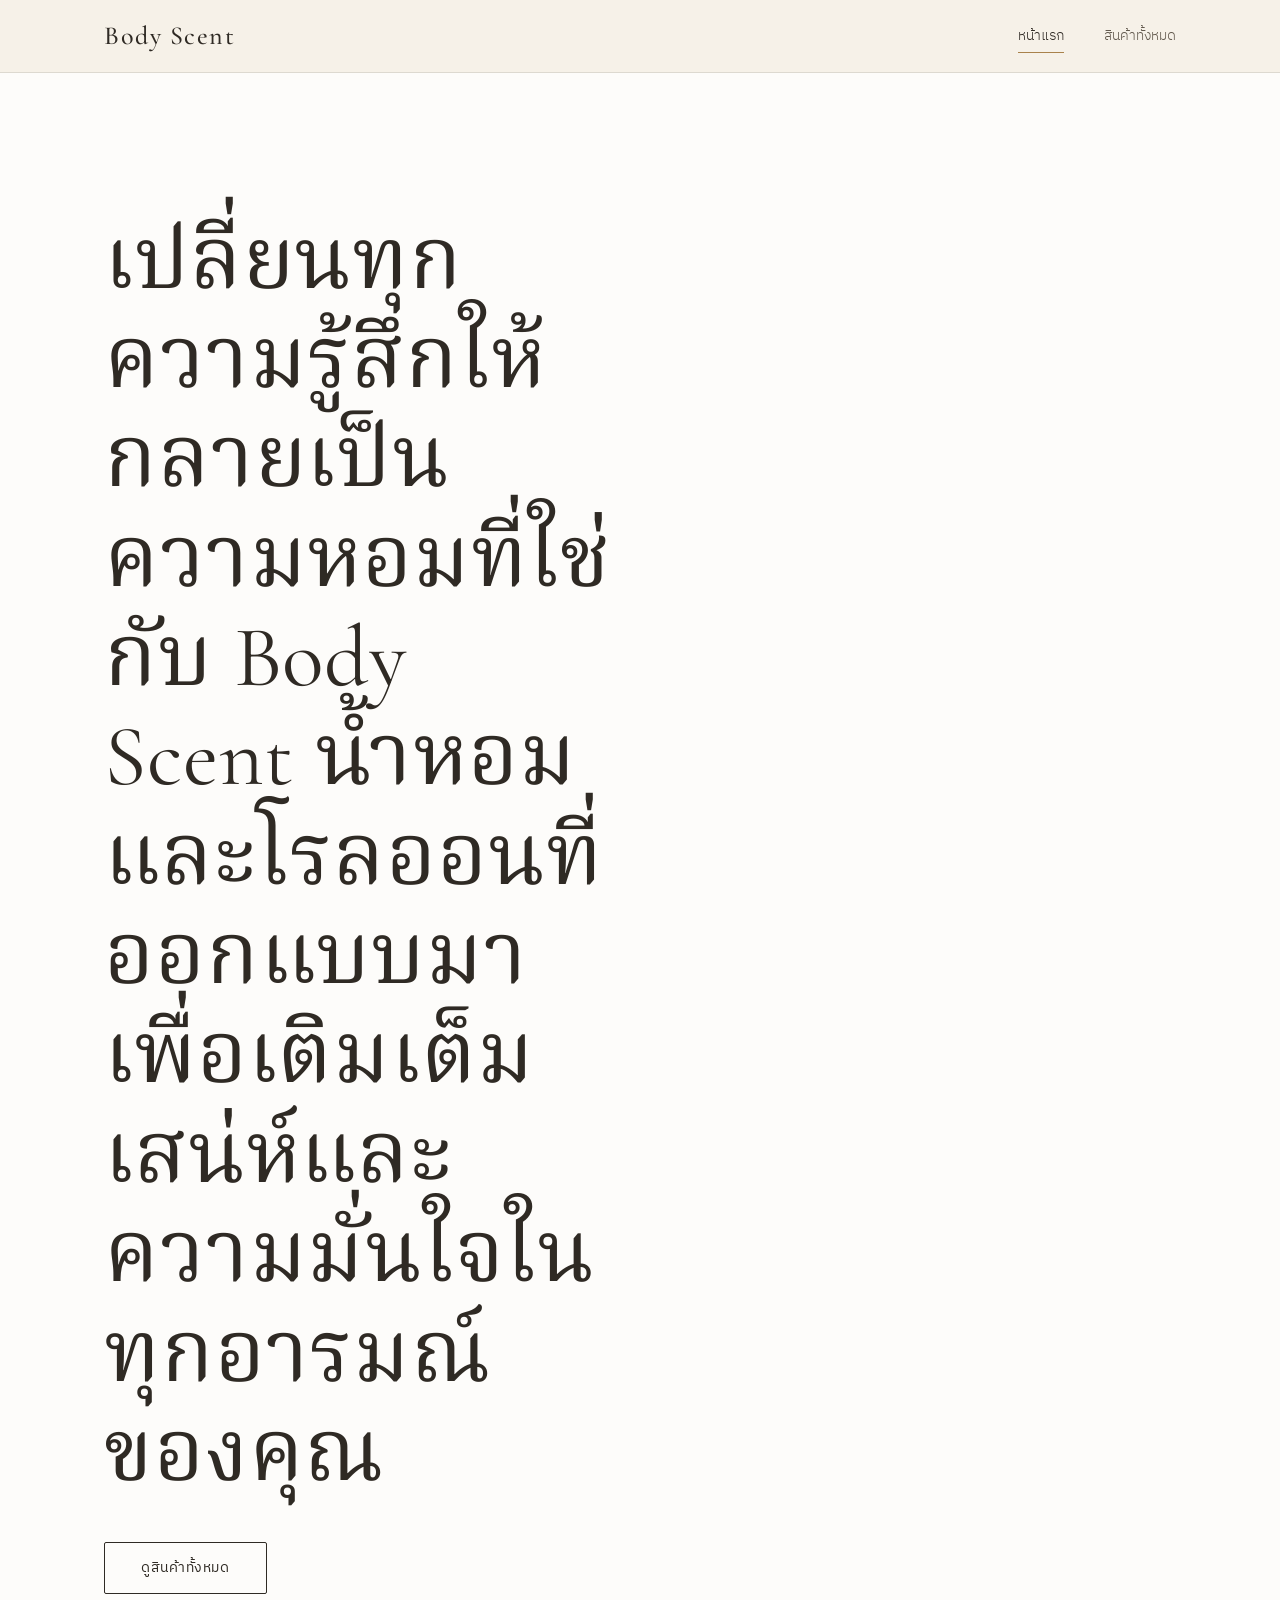
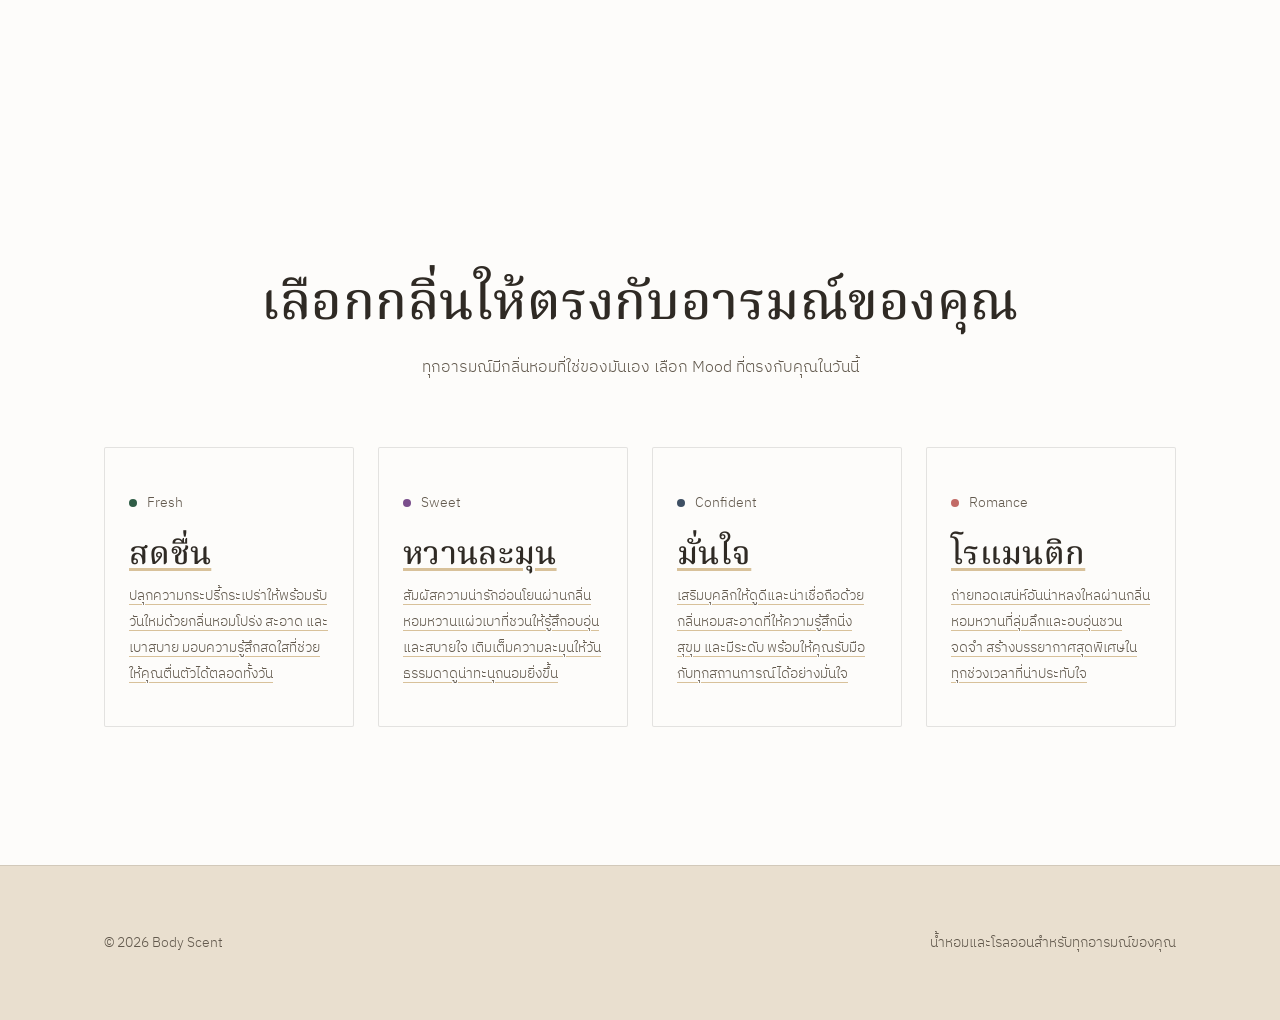
<file: index.html>
<!DOCTYPE html>
<html lang="th">
<head>
<meta charset="UTF-8">
<meta name="viewport" content="width=device-width, initial-scale=1.0">
<title>Body Scent — น้ำหอมและโรลออนสำหรับทุกอารมณ์ของคุณ</title>
<link rel="stylesheet" href="style.css">
</head>
<body>

<header class="site-header">
  <div class="container site-header__inner">
    <a class="brand" href="index.html">Body Scent</a>
    <nav class="site-nav">
      <a href="index.html" aria-current="page">หน้าแรก</a>
      <a href="product.html">สินค้าทั้งหมด</a>
    </nav>
  </div>
</header>

<section class="hero">
  <div class="container hero__inner">
    <div>
      <h1>เปลี่ยนทุกความรู้สึกให้กลายเป็นความหอมที่ใช่ กับ Body Scent น้ำหอมและโรลออนที่ออกแบบมาเพื่อเติมเต็มเสน่ห์และความมั่นใจในทุกอารมณ์ของคุณ</h1>
      <div class="hero__actions">
        <a class="btn" href="product.html">ดูสินค้าทั้งหมด</a>
      </div>
    </div>
  </div>
</section>

<section class="section section--white">
  <div class="container">
    <div class="section-head section-head--center">
      <h2>เลือกกลิ่นให้ตรงกับอารมณ์ของคุณ</h2>
      <p>ทุกอารมณ์มีกลิ่นหอมที่ใช่ของมันเอง เลือก Mood ที่ตรงกับคุณในวันนี้</p>
    </div>

    <div class="mood-grid">
      <a class="mood-card" data-mood="fresh" href="product.html?mood=fresh">
        <span class="mood-label"><span class="mood-dot"></span>Fresh</span>
        <h3>สดชื่น</h3>
        <p>ปลุกความกระปรี้กระเปร่าให้พร้อมรับวันใหม่ด้วยกลิ่นหอมโปร่ง สะอาด และเบาสบาย มอบความรู้สึกสดใสที่ช่วยให้คุณตื่นตัวได้ตลอดทั้งวัน</p>
      </a>
      <a class="mood-card" data-mood="sweet" href="product.html?mood=sweet">
        <span class="mood-label"><span class="mood-dot"></span>Sweet</span>
        <h3>หวานละมุน</h3>
        <p>สัมผัสความน่ารักอ่อนโยนผ่านกลิ่นหอมหวานแผ่วเบาที่ชวนให้รู้สึกอบอุ่นและสบายใจ เติมเต็มความละมุนให้วันธรรมดาดูน่าทะนุถนอมยิ่งขึ้น</p>
      </a>
      <a class="mood-card" data-mood="confident" href="product.html?mood=confident">
        <span class="mood-label"><span class="mood-dot"></span>Confident</span>
        <h3>มั่นใจ</h3>
        <p>เสริมบุคลิกให้ดูดีและน่าเชื่อถือด้วยกลิ่นหอมสะอาดที่ให้ความรู้สึกนิ่ง สุขุม และมีระดับ พร้อมให้คุณรับมือกับทุกสถานการณ์ได้อย่างมั่นใจ</p>
      </a>
      <a class="mood-card" data-mood="romance" href="product.html?mood=romance">
        <span class="mood-label"><span class="mood-dot"></span>Romance</span>
        <h3>โรแมนติก</h3>
        <p>ถ่ายทอดเสน่ห์อันน่าหลงใหลผ่านกลิ่นหอมหวานที่ลุ่มลึกและอบอุ่นชวนจดจำ สร้างบรรยากาศสุดพิเศษในทุกช่วงเวลาที่น่าประทับใจ</p>
      </a>
    </div>
  </div>
</section>

<footer class="site-footer">
  <div class="container site-footer__inner">
    <p>&copy; 2026 Body Scent</p>
    <p>น้ำหอมและโรลออนสำหรับทุกอารมณ์ของคุณ</p>
  </div>
</footer>

<script src="script.js"></script>
</body>
</html>
</file>
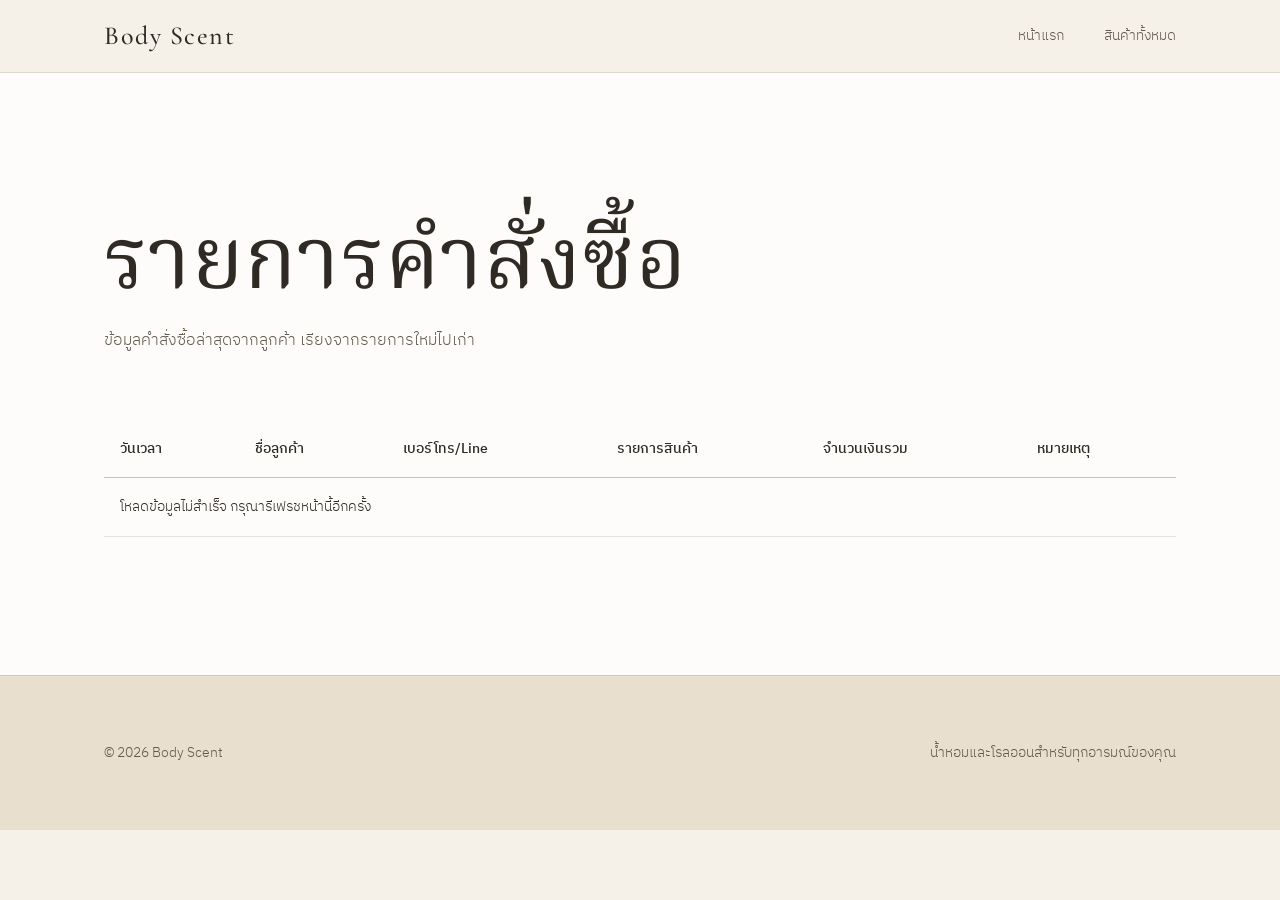
<file: admin.html>
<!DOCTYPE html>
<html lang="th">
<head>
<meta charset="UTF-8">
<meta name="viewport" content="width=device-width, initial-scale=1.0">
<title>รายการคำสั่งซื้อ — Body Scent</title>
<link rel="stylesheet" href="style.css">
<style>
  .table-wrap { overflow-x: auto; }
  table.orders-table { width: 100%; border-collapse: collapse; min-width: 48rem; }
  table.orders-table th,
  table.orders-table td {
    padding: var(--space-2) var(--space-2);
    border-bottom: 1px solid var(--line-soft);
    text-align: left;
    font-size: var(--text-sm);
    vertical-align: top;
  }
  table.orders-table thead th {
    font-family: var(--font-body);
    font-weight: 500;
    color: var(--ink);
    border-bottom: 1px solid var(--line);
    white-space: nowrap;
  }
  table.orders-table tbody tr:hover { background: var(--white); }
</style>
</head>
<body>

<header class="site-header">
  <div class="container site-header__inner">
    <a class="brand" href="index.html">Body Scent</a>
    <nav class="site-nav">
      <a href="index.html">หน้าแรก</a>
      <a href="product.html">สินค้าทั้งหมด</a>
    </nav>
  </div>
</header>

<section class="section section--white">
  <div class="container">
    <div class="section-head">
      <h1>รายการคำสั่งซื้อ</h1>
      <p>ข้อมูลคำสั่งซื้อล่าสุดจากลูกค้า เรียงจากรายการใหม่ไปเก่า</p>
    </div>

    <div class="table-wrap">
      <table id="ordersTable" class="orders-table">
        <thead>
          <tr>
            <th>วันเวลา</th>
            <th>ชื่อลูกค้า</th>
            <th>เบอร์โทร/Line</th>
            <th>รายการสินค้า</th>
            <th>จำนวนเงินรวม</th>
            <th>หมายเหตุ</th>
          </tr>
        </thead>
        <tbody>
        </tbody>
      </table>
    </div>
  </div>
</section>

<footer class="site-footer">
  <div class="container site-footer__inner">
    <p>&copy; 2026 Body Scent</p>
    <p>น้ำหอมและโรลออนสำหรับทุกอารมณ์ของคุณ</p>
  </div>
</footer>

<script src="script.js"></script>
</body>
</html>
</file>
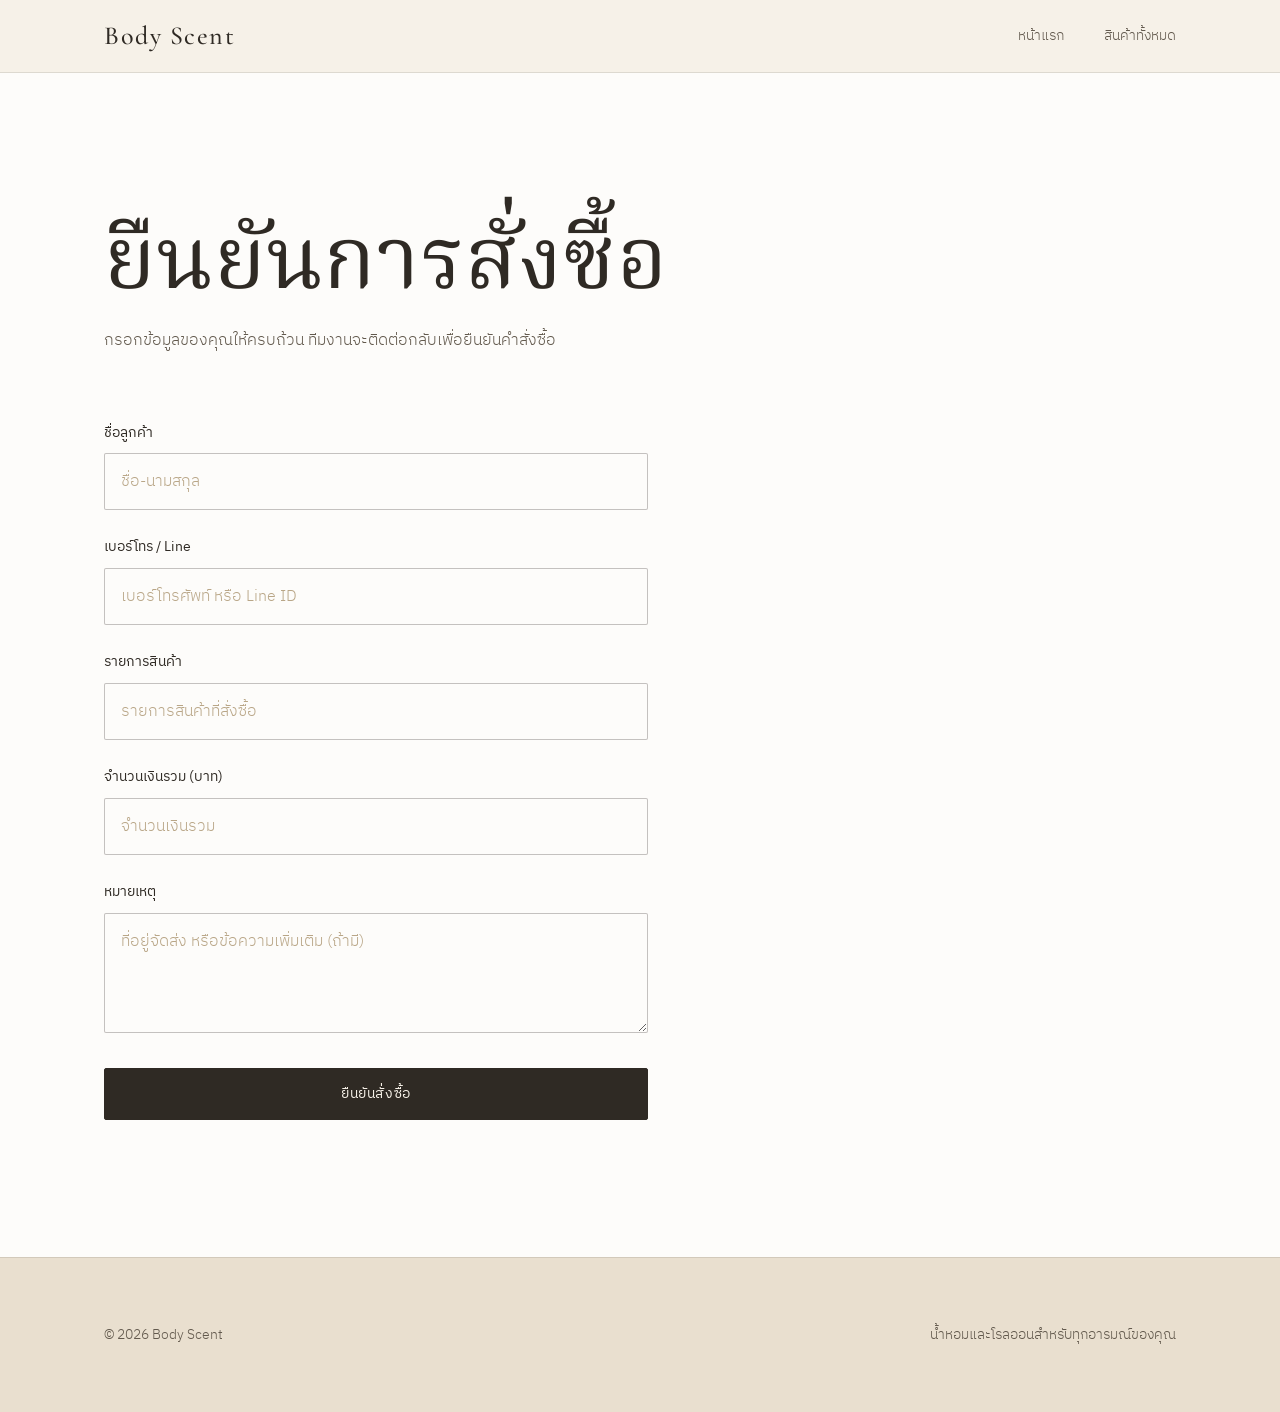
<file: order.html>
<!DOCTYPE html>
<html lang="th">
<head>
<meta charset="UTF-8">
<meta name="viewport" content="width=device-width, initial-scale=1.0">
<title>สั่งซื้อ — Body Scent</title>
<link rel="stylesheet" href="style.css">
</head>
<body>

<header class="site-header">
  <div class="container site-header__inner">
    <a class="brand" href="index.html">Body Scent</a>
    <nav class="site-nav">
      <a href="index.html">หน้าแรก</a>
      <a href="product.html">สินค้าทั้งหมด</a>
    </nav>
  </div>
</header>

<section class="section section--white">
  <div class="container">
    <div class="section-head">
      <h1>ยืนยันการสั่งซื้อ</h1>
      <p>กรอกข้อมูลของคุณให้ครบถ้วน ทีมงานจะติดต่อกลับเพื่อยืนยันคำสั่งซื้อ</p>
    </div>

    <form id="orderForm" class="form" novalidate>
      <div class="field">
        <label for="customerName">ชื่อลูกค้า</label>
        <input class="input" type="text" id="customerName" name="customerName" placeholder="ชื่อ-นามสกุล" required>
      </div>

      <div class="field">
        <label for="contact">เบอร์โทร / Line</label>
        <input class="input" type="text" id="contact" name="contact" placeholder="เบอร์โทรศัพท์ หรือ Line ID" required>
      </div>

      <div class="field">
        <label for="items">รายการสินค้า</label>
        <input class="input" type="text" id="items" name="items" placeholder="รายการสินค้าที่สั่งซื้อ" required>
      </div>

      <div class="field">
        <label for="total">จำนวนเงินรวม (บาท)</label>
        <input class="input" type="text" id="total" name="total" placeholder="จำนวนเงินรวม" required>
      </div>

      <div class="field">
        <label for="note">หมายเหตุ</label>
        <textarea class="textarea" id="note" name="note" placeholder="ที่อยู่จัดส่ง หรือข้อความเพิ่มเติม (ถ้ามี)"></textarea>
      </div>

      <button class="btn btn--solid btn--block" type="submit">ยืนยันสั่งซื้อ</button>
    </form>
  </div>
</section>

<footer class="site-footer">
  <div class="container site-footer__inner">
    <p>&copy; 2026 Body Scent</p>
    <p>น้ำหอมและโรลออนสำหรับทุกอารมณ์ของคุณ</p>
  </div>
</footer>

<script src="script.js"></script>
</body>
</html>
</file>
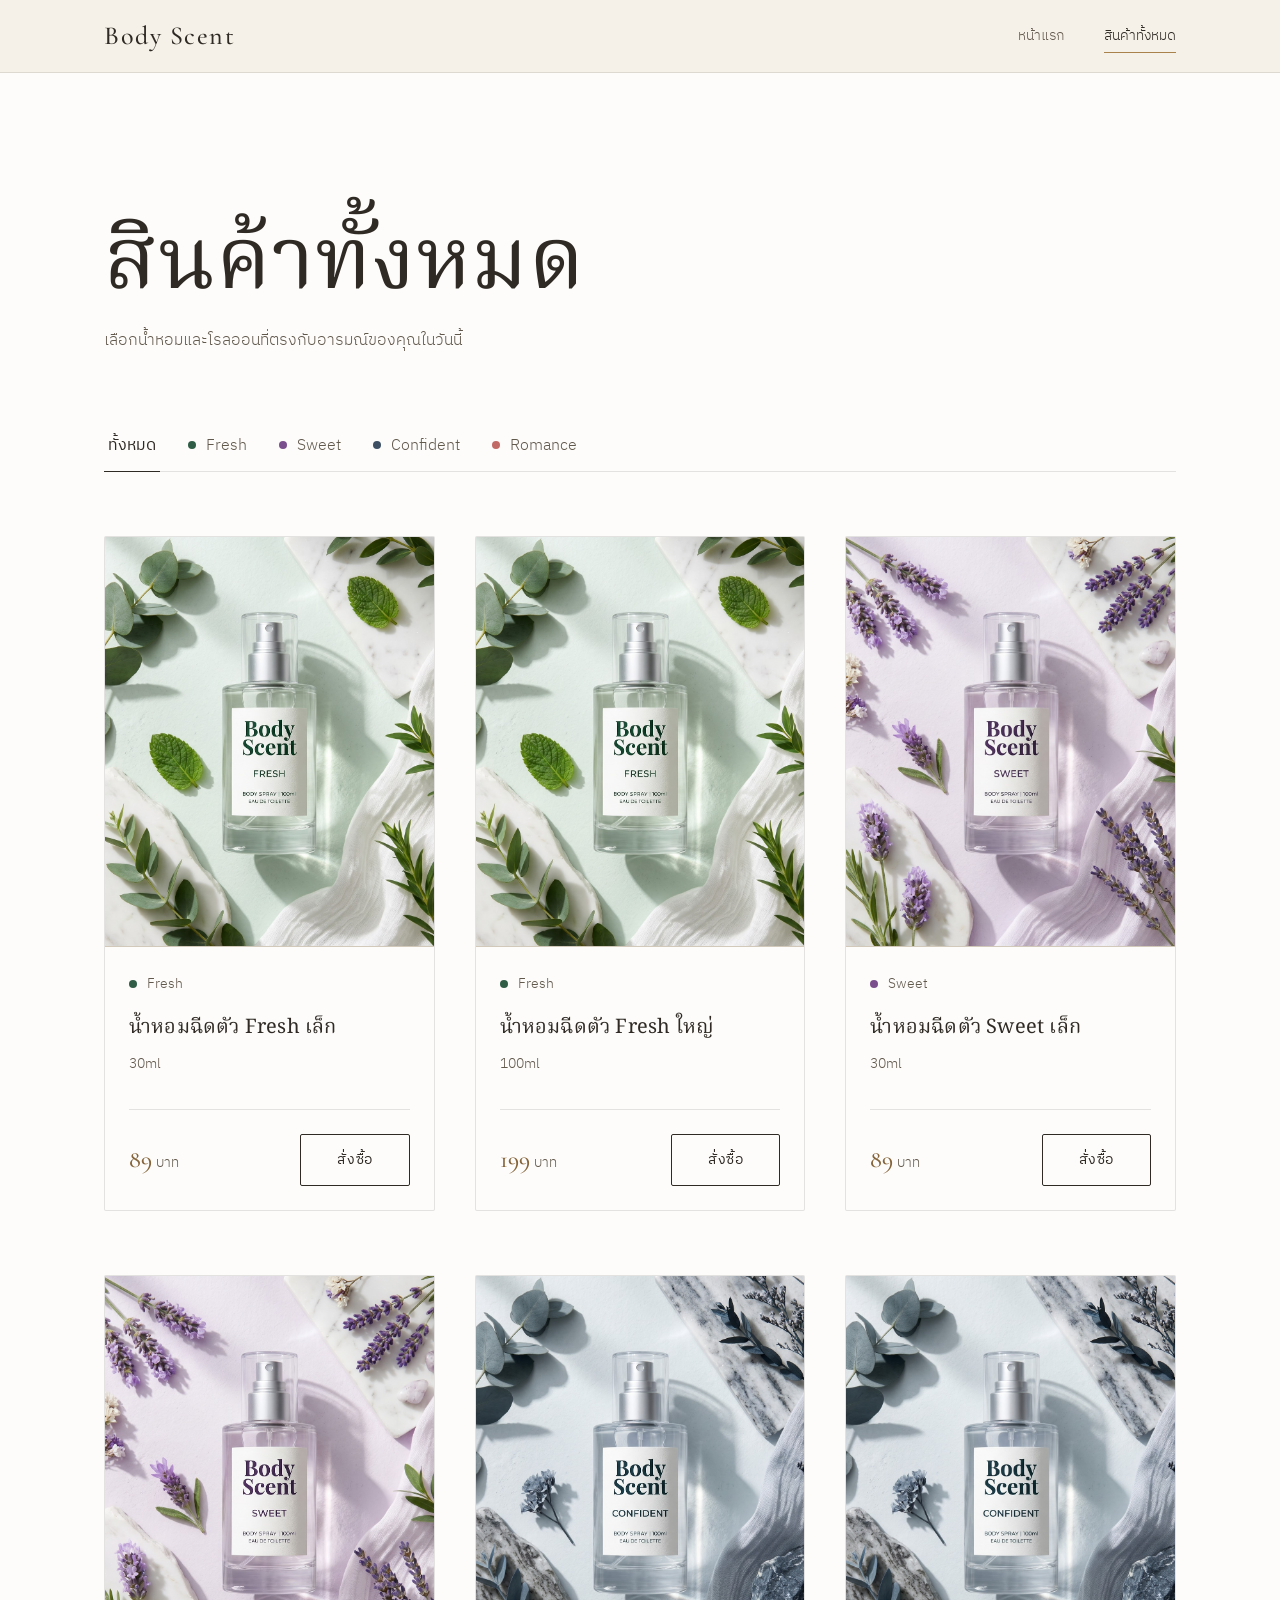
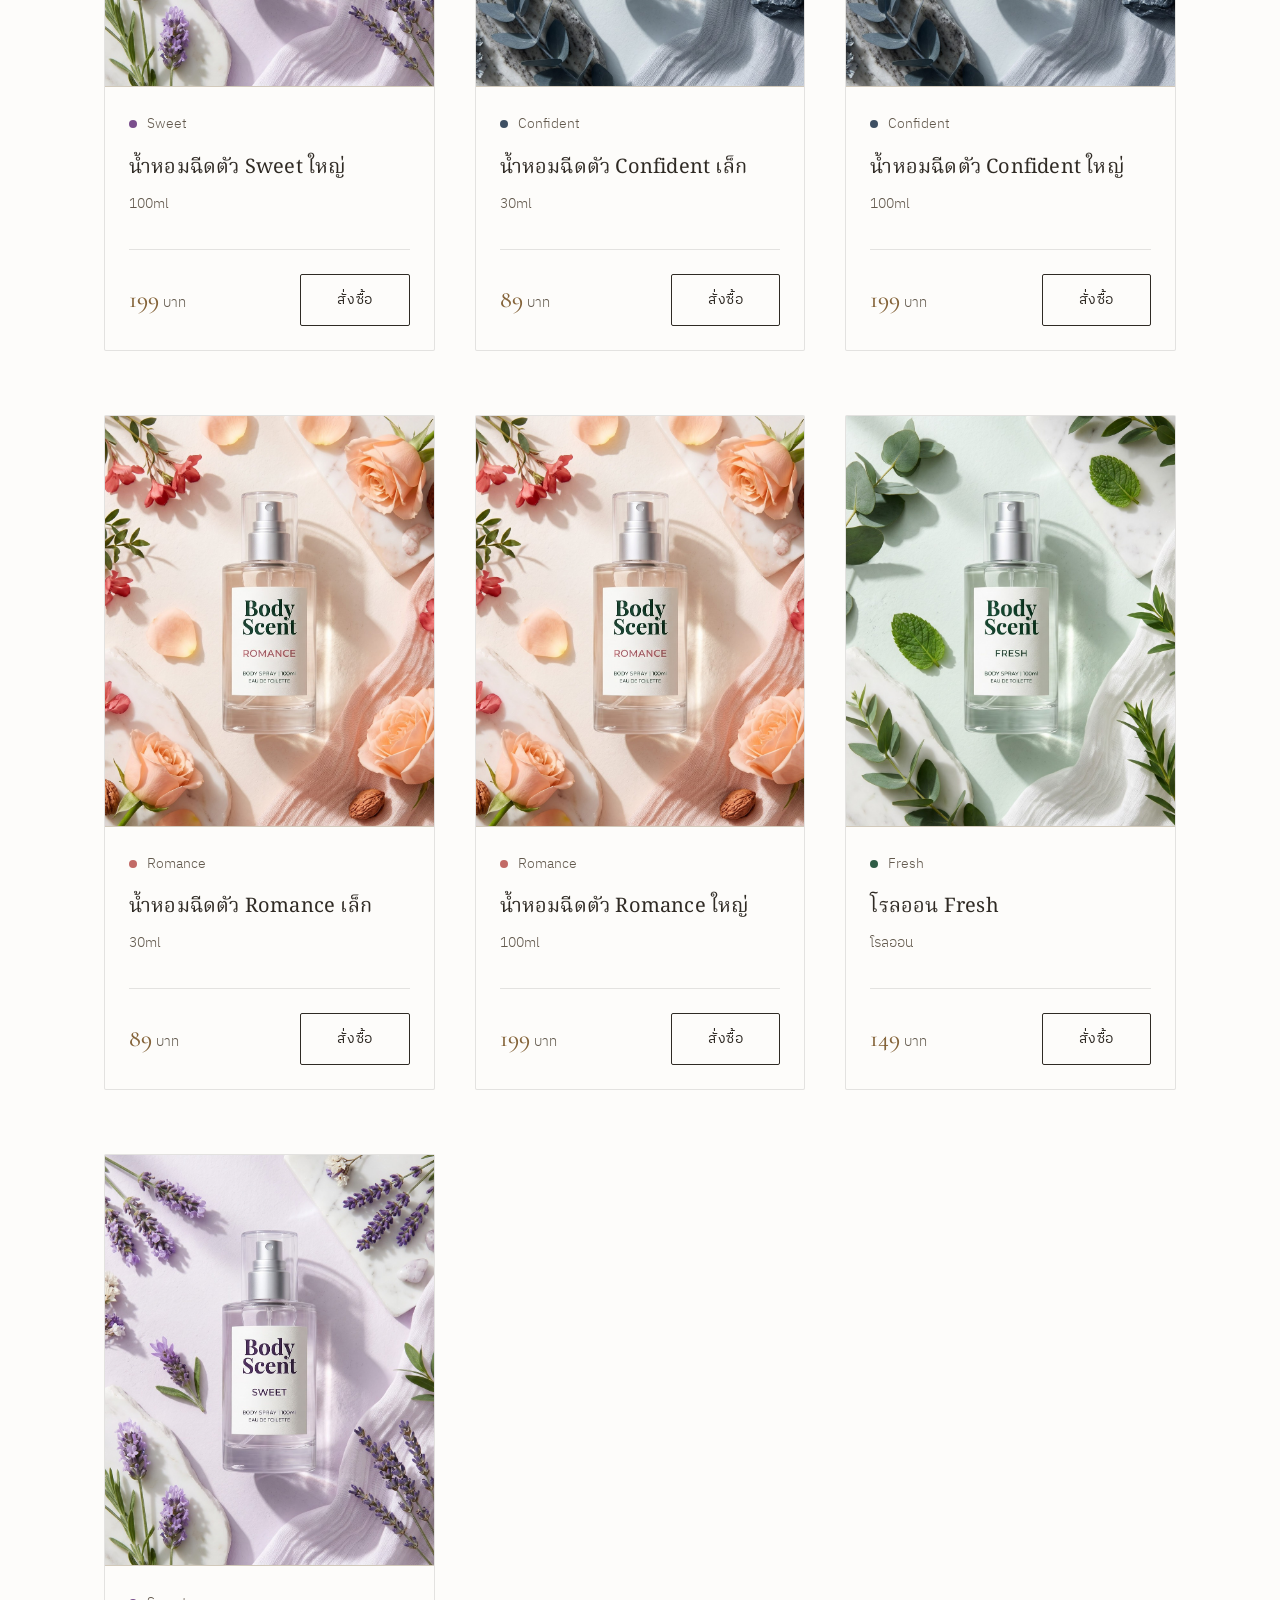
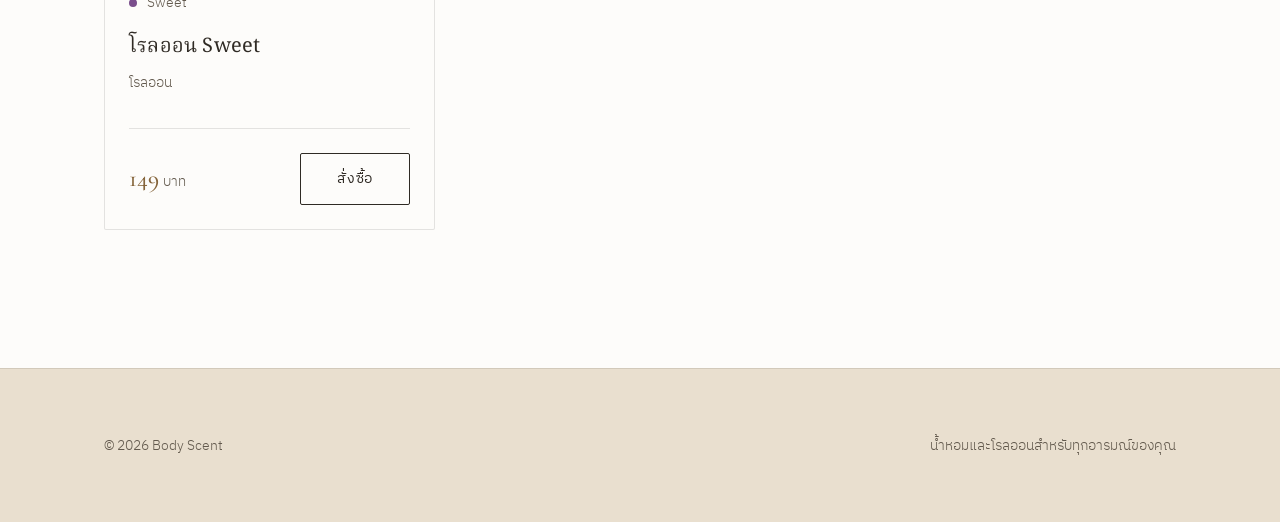
<file: product.html>
<!DOCTYPE html>
<html lang="th">
<head>
<meta charset="UTF-8">
<meta name="viewport" content="width=device-width, initial-scale=1.0">
<title>สินค้าทั้งหมด — Body Scent</title>
<link rel="stylesheet" href="style.css">
</head>
<body>

<header class="site-header">
  <div class="container site-header__inner">
    <a class="brand" href="index.html">Body Scent</a>
    <nav class="site-nav">
      <a href="index.html">หน้าแรก</a>
      <a href="product.html" aria-current="page">สินค้าทั้งหมด</a>
    </nav>
  </div>
</header>

<section class="section section--white">
  <div class="container">
    <div class="section-head">
      <h1>สินค้าทั้งหมด</h1>
      <p>เลือกน้ำหอมและโรลออนที่ตรงกับอารมณ์ของคุณในวันนี้</p>
    </div>

    <div id="filter-bar"></div>
    <div id="product-list"></div>
  </div>
</section>

<footer class="site-footer">
  <div class="container site-footer__inner">
    <p>&copy; 2026 Body Scent</p>
    <p>น้ำหอมและโรลออนสำหรับทุกอารมณ์ของคุณ</p>
  </div>
</footer>

<script src="script.js"></script>
</body>
</html>
</file>
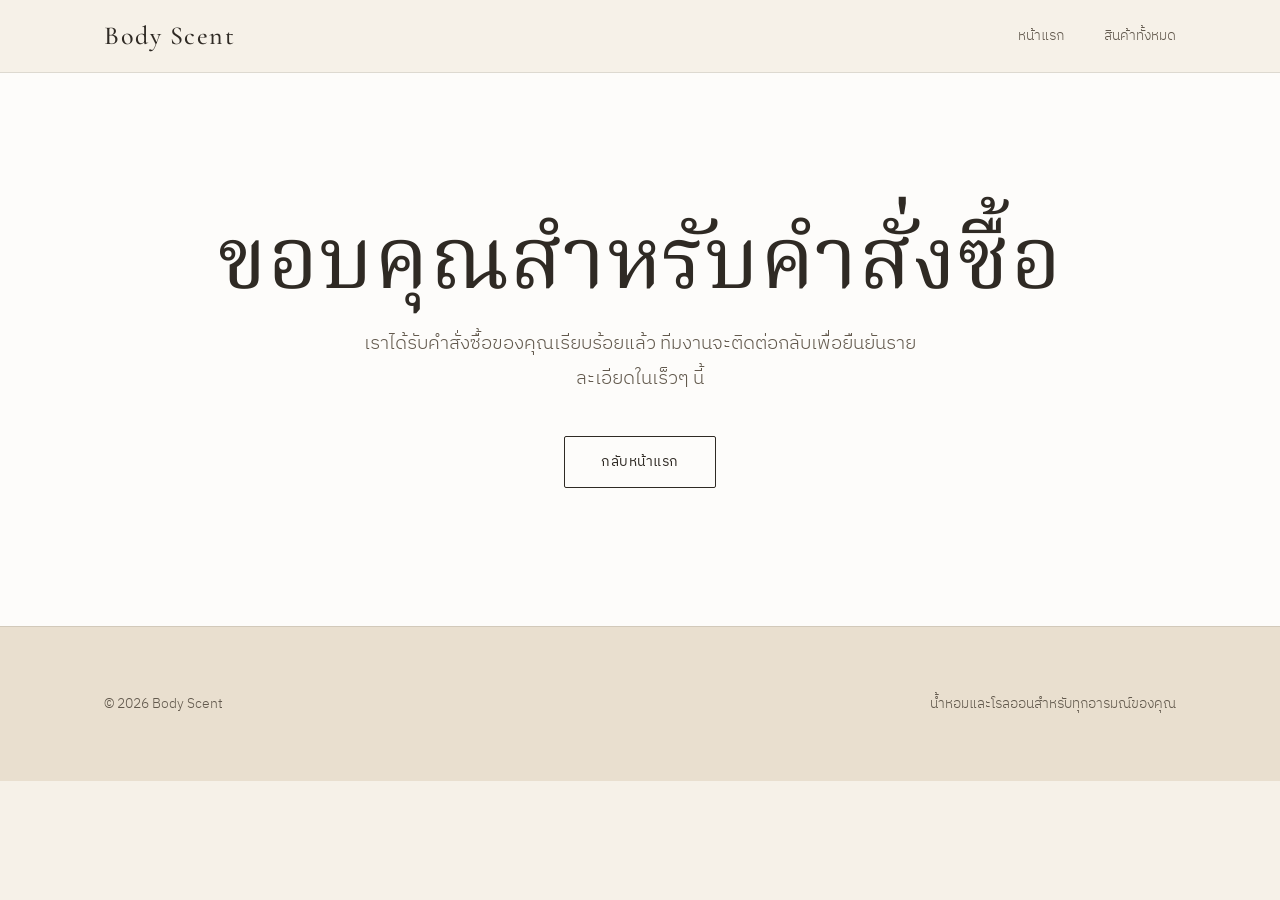
<file: thankyou.html>
<!DOCTYPE html>
<html lang="th">
<head>
<meta charset="UTF-8">
<meta name="viewport" content="width=device-width, initial-scale=1.0">
<title>ขอบคุณสำหรับคำสั่งซื้อ — Body Scent</title>
<link rel="stylesheet" href="style.css">
</head>
<body>

<header class="site-header">
  <div class="container site-header__inner">
    <a class="brand" href="index.html">Body Scent</a>
    <nav class="site-nav">
      <a href="index.html">หน้าแรก</a>
      <a href="product.html">สินค้าทั้งหมด</a>
    </nav>
  </div>
</header>

<section class="hero">
  <div class="container text-center">
    <h1>ขอบคุณสำหรับคำสั่งซื้อ</h1>
    <p style="margin-inline:auto;">เราได้รับคำสั่งซื้อของคุณเรียบร้อยแล้ว ทีมงานจะติดต่อกลับเพื่อยืนยันรายละเอียดในเร็วๆ นี้</p>
    <div class="hero__actions" style="justify-content:center;">
      <a class="btn" href="index.html">กลับหน้าแรก</a>
    </div>
  </div>
</section>

<footer class="site-footer">
  <div class="container site-footer__inner">
    <p>&copy; 2026 Body Scent</p>
    <p>น้ำหอมและโรลออนสำหรับทุกอารมณ์ของคุณ</p>
  </div>
</footer>

<script src="script.js"></script>
</body>
</html>
</file>
<file: style.css>
/* ==========================================================================
   Body Scent — shared theme (premium, minimal)
   Use on every page. Class names are documented in the section comments.
   ========================================================================== */

@import url("https://fonts.googleapis.com/css2?family=Cormorant+Garamond:wght@400;500;600&family=IBM+Plex+Sans+Thai:wght@300;400;500&family=Noto+Serif+Thai:wght@300;400;500&display=swap");

/* --------------------------------------------------------------------------
   1. Tokens
   -------------------------------------------------------------------------- */
:root {
  /* Base palette */
  --white: #fdfcfa;
  --cream: #f6f1e8;
  --sand: #e9dfcf;
  --beige-deep: #b9a687;
  --ink: #2f2a24;
  --ink-soft: #62594d;

  /* Accent: soft gold / bronze */
  --accent: #a9824b;
  --accent-deep: #85643a; /* for text on light backgrounds */
  --accent-soft: #d8c19a;

  /* Lines */
  --line: rgba(47, 42, 36, 0.28);
  --line-soft: rgba(47, 42, 36, 0.12);

  /* Mood colors: tiny accents only (dots, short rules, icons) */
  --mood-fresh: #2f5d46;
  --mood-sweet: #7a4e8c;
  --mood-confident: #3e4f63;
  --mood-romance: #c26a66;

  /* Type */
  --font-display: "Cormorant Garamond", "Noto Serif Thai", Georgia, serif;
  --font-serif-th: "Noto Serif Thai", "Cormorant Garamond", Georgia, serif;
  --font-body: "IBM Plex Sans Thai", "Helvetica Neue", Arial, sans-serif;

  /* Type scale */
  --text-sm: 0.875rem;
  --text-base: 1rem;
  --text-lg: 1.1875rem;
  --text-xl: clamp(1.5rem, 1.2rem + 1.2vw, 2rem);
  --text-2xl: clamp(2rem, 1.5rem + 2.2vw, 3.25rem);
  --text-hero: clamp(2.75rem, 1.8rem + 4.5vw, 5.5rem);

  /* Spacing (generous) */
  --space-1: 0.5rem;
  --space-2: 1rem;
  --space-3: 1.5rem;
  --space-4: 2.5rem;
  --space-5: 4rem;
  --space-6: clamp(4.5rem, 3rem + 7vw, 9rem);

  --container: 72rem;
  --radius: 2px;
  --ease: cubic-bezier(0.25, 0.1, 0.25, 1);
}

/* --------------------------------------------------------------------------
   2. Reset & base
   -------------------------------------------------------------------------- */
*,
*::before,
*::after {
  box-sizing: border-box;
}

html {
  scroll-behavior: smooth;
  -webkit-text-size-adjust: 100%;
}

body {
  margin: 0;
  background: var(--cream);
  color: var(--ink);
  font-family: var(--font-body);
  font-size: var(--text-base);
  font-weight: 300;
  line-height: 1.85;
  -webkit-font-smoothing: antialiased;
}

img {
  display: block;
  max-width: 100%;
  height: auto;
}

a {
  color: inherit;
  text-decoration-color: var(--accent-soft);
  text-underline-offset: 0.25em;
  transition: color 0.3s var(--ease), text-decoration-color 0.3s var(--ease);
}

a:hover {
  color: var(--accent-deep);
  text-decoration-color: var(--accent);
}

h1,
h2,
h3,
h4 {
  margin: 0 0 var(--space-2);
  font-family: var(--font-display);
  font-weight: 500;
  line-height: 1.3;
  letter-spacing: 0.01em;
  color: var(--ink);
}

h1 {
  font-size: var(--text-hero);
  line-height: 1.15;
  font-weight: 400;
}

h2 {
  font-size: var(--text-2xl);
}

h3 {
  font-size: var(--text-xl);
}

p {
  margin: 0 0 var(--space-3);
  max-width: 38rem;
  color: var(--ink-soft);
}

:focus-visible {
  outline: 1px solid var(--accent-deep);
  outline-offset: 4px;
}

::selection {
  background: var(--accent-soft);
  color: var(--ink);
}

/* --------------------------------------------------------------------------
   3. Layout
   .container  centered content width
   .section    vertical rhythm between page sections
   .section--white / --sand   alternate backgrounds
   -------------------------------------------------------------------------- */
.container {
  width: 100%;
  max-width: var(--container);
  margin-inline: auto;
  padding-inline: var(--space-3);
}

.section {
  padding-block: var(--space-6);
}

.section--white {
  background: var(--white);
}

.section--sand {
  background: var(--sand);
}

.section-head {
  margin-bottom: var(--space-5);
}

.section-head--center {
  text-align: center;
}

.section-head--center p {
  margin-inline: auto;
}

.text-center {
  text-align: center;
}

/* --------------------------------------------------------------------------
   4. Header / navigation
   <header class="site-header"><div class="container site-header__inner">
     <a class="brand">Body Scent</a><nav class="site-nav"><a>…</a></nav>
   -------------------------------------------------------------------------- */
.site-header {
  position: sticky;
  top: 0;
  z-index: 50;
  background: rgba(246, 241, 232, 0.94);
  backdrop-filter: blur(6px);
  border-bottom: 1px solid var(--line-soft);
}

.site-header__inner {
  display: flex;
  align-items: center;
  justify-content: space-between;
  gap: var(--space-3);
  min-height: 4.5rem;
}

.brand {
  font-family: var(--font-display);
  font-size: 1.625rem;
  font-weight: 500;
  letter-spacing: 0.06em;
  text-decoration: none;
  color: var(--ink);
}

.site-nav {
  display: flex;
  flex-wrap: wrap;
  gap: var(--space-4);
}

.site-nav a {
  font-size: var(--text-sm);
  text-decoration: none;
  color: var(--ink-soft);
  padding-block: 0.25rem;
  border-bottom: 1px solid transparent;
}

.site-nav a:hover,
.site-nav a[aria-current="page"] {
  color: var(--ink);
  border-bottom-color: var(--accent);
}

/* --------------------------------------------------------------------------
   5. Hero
   -------------------------------------------------------------------------- */
.hero {
  padding-block: var(--space-6);
  background: var(--white);
}

.hero__inner {
  display: grid;
  gap: var(--space-5);
  align-items: center;
}

.hero p {
  font-size: var(--text-lg);
}

.hero__actions {
  display: flex;
  flex-wrap: wrap;
  gap: var(--space-2);
  margin-top: var(--space-4);
}

/* --------------------------------------------------------------------------
   6. Buttons — thin, soft-dark outline
   .btn           outline (default)
   .btn--solid    filled deep tone
   .btn--block    full width
   -------------------------------------------------------------------------- */
.btn {
  display: inline-flex;
  align-items: center;
  justify-content: center;
  min-height: 3.25rem;
  padding: 0.75rem 2.25rem;
  background: transparent;
  color: var(--ink);
  border: 1px solid var(--ink);
  border-radius: var(--radius);
  font-family: var(--font-body);
  font-size: var(--text-sm);
  font-weight: 400;
  letter-spacing: 0.04em;
  text-decoration: none;
  cursor: pointer;
  transition: background-color 0.3s var(--ease), color 0.3s var(--ease),
    border-color 0.3s var(--ease);
}

.btn:hover {
  background: var(--ink);
  color: var(--cream);
  border-color: var(--ink);
}

.btn--solid {
  background: var(--ink);
  color: var(--cream);
}

.btn--solid:hover {
  background: var(--accent-deep);
  border-color: var(--accent-deep);
  color: var(--white);
}

.btn--block {
  display: flex;
  width: 100%;
}

.btn:disabled {
  opacity: 0.45;
  cursor: not-allowed;
}

/* --------------------------------------------------------------------------
   7. Mood marks — color appears only as a small dot / short rule.
   Put data-mood="fresh|sweet|confident|romance" on any element, then:
   .mood-dot    small filled dot
   .mood-rule   short colored line (use under headings)
   .mood-label  dot + mood name, inline
   -------------------------------------------------------------------------- */
[data-mood="fresh"] {
  --mood: var(--mood-fresh);
}
[data-mood="sweet"] {
  --mood: var(--mood-sweet);
}
[data-mood="confident"] {
  --mood: var(--mood-confident);
}
[data-mood="romance"] {
  --mood: var(--mood-romance);
}

.mood-dot {
  display: inline-block;
  width: 0.5rem;
  height: 0.5rem;
  border-radius: 50%;
  background: var(--mood, var(--accent));
  flex: none;
}

.mood-rule {
  display: block;
  width: 2.5rem;
  height: 2px;
  margin-block: var(--space-2);
  background: var(--mood, var(--accent));
  border: 0;
}

.mood-label {
  display: inline-flex;
  align-items: center;
  gap: 0.625rem;
  font-size: var(--text-sm);
  color: var(--ink-soft);
}

/* --------------------------------------------------------------------------
   8. Mood filter (tabs)
   <div class="filter"><button class="filter__btn is-active" data-filter="all">
   -------------------------------------------------------------------------- */
.filter {
  display: flex;
  flex-wrap: wrap;
  gap: var(--space-1) var(--space-3);
  margin-bottom: var(--space-5);
  border-bottom: 1px solid var(--line-soft);
}

.filter__btn {
  display: inline-flex;
  align-items: center;
  gap: 0.625rem;
  padding: 0.75rem 0.25rem;
  background: none;
  border: 0;
  border-bottom: 1px solid transparent;
  margin-bottom: -1px;
  font-family: var(--font-body);
  font-size: var(--text-base);
  font-weight: 300;
  color: var(--ink-soft);
  cursor: pointer;
  transition: color 0.3s var(--ease), border-color 0.3s var(--ease);
}

.filter__btn:hover {
  color: var(--ink);
}

.filter__btn.is-active {
  color: var(--ink);
  font-weight: 400;
  border-bottom-color: var(--ink);
}

/* --------------------------------------------------------------------------
   9. Product grid & card
   <article class="product-card" data-mood="fresh">
     <div class="product-card__media"><img></div>
     <div class="product-card__body">
       <span class="mood-label"><i class="mood-dot"></i>Fresh</span>
       <h3 class="product-card__title">…</h3>
       <p class="product-card__desc">…</p>
       <div class="product-card__foot"><span class="price">89 บาท</span><button class="btn">…
   -------------------------------------------------------------------------- */
.product-grid {
  display: grid;
  grid-template-columns: repeat(auto-fill, minmax(16rem, 1fr));
  gap: var(--space-5) var(--space-4);
}

.product-card {
  display: flex;
  flex-direction: column;
  background: var(--white);
  border: 1px solid var(--line-soft);
  border-radius: var(--radius);
  transition: border-color 0.3s var(--ease);
}

.product-card:hover {
  border-color: var(--line);
}

.product-card__media {
  aspect-ratio: 4 / 5;
  overflow: hidden;
  background: var(--sand);
  border-bottom: 1px solid var(--line-soft);
}

.product-card__media img {
  width: 100%;
  height: 100%;
  object-fit: cover;
}

.product-card__body {
  display: flex;
  flex: 1;
  flex-direction: column;
  gap: var(--space-1);
  padding: var(--space-3);
}

.product-card__title {
  margin: var(--space-1) 0 0;
  font-family: var(--font-serif-th);
  font-size: 1.25rem;
  font-weight: 400;
  line-height: 1.5;
}

.product-card__meta {
  font-size: var(--text-sm);
  color: var(--ink-soft);
}

.product-card__desc {
  flex: 1;
  margin: 0;
  font-size: var(--text-sm);
  line-height: 1.8;
}

.product-card__foot {
  display: flex;
  align-items: center;
  justify-content: space-between;
  gap: var(--space-2);
  margin-top: var(--space-3);
  padding-top: var(--space-3);
  border-top: 1px solid var(--line-soft);
}

.price {
  font-family: var(--font-display);
  font-size: 1.5rem;
  font-weight: 500;
  color: var(--accent-deep);
}

.price small {
  margin-left: 0.25rem;
  font-family: var(--font-body);
  font-size: var(--text-sm);
  font-weight: 300;
  color: var(--ink-soft);
}

/* --------------------------------------------------------------------------
   10. Mood picker cards (quiz / choose-your-scent)
   .mood-card is a quiet outlined tile; color only via the small .mood-dot.
   -------------------------------------------------------------------------- */
.mood-grid {
  display: grid;
  grid-template-columns: repeat(auto-fit, minmax(13rem, 1fr));
  gap: var(--space-3);
}

.mood-card {
  padding: var(--space-4) var(--space-3);
  background: var(--white);
  border: 1px solid var(--line-soft);
  border-radius: var(--radius);
  text-align: left;
  font: inherit;
  color: inherit;
  cursor: pointer;
  transition: border-color 0.3s var(--ease);
}

.mood-card:hover,
.mood-card.is-selected {
  border-color: var(--ink);
}

.mood-card h3 {
  margin: var(--space-2) 0 var(--space-1);
}

.mood-card p {
  margin: 0;
  font-size: var(--text-sm);
}

/* --------------------------------------------------------------------------
   11. Forms (order page)
   <div class="field"><label>…</label><input class="input"></div>
   -------------------------------------------------------------------------- */
.form {
  max-width: 34rem;
}

.field {
  margin-bottom: var(--space-3);
}

.field label {
  display: block;
  margin-bottom: 0.5rem;
  font-size: var(--text-sm);
  font-weight: 400;
  color: var(--ink);
}

.input,
.textarea,
.select {
  width: 100%;
  padding: 0.875rem 1rem;
  background: var(--white);
  color: var(--ink);
  border: 1px solid var(--line);
  border-radius: var(--radius);
  font-family: var(--font-body);
  font-size: var(--text-base);
  font-weight: 300;
  transition: border-color 0.3s var(--ease);
}

.textarea {
  min-height: 7.5rem;
  resize: vertical;
}

.input:hover,
.textarea:hover,
.select:hover {
  border-color: var(--ink-soft);
}

.input:focus,
.textarea:focus,
.select:focus {
  outline: none;
  border-color: var(--accent-deep);
}

.input::placeholder,
.textarea::placeholder {
  color: var(--beige-deep);
}

.field-hint {
  margin-top: 0.375rem;
  font-size: var(--text-sm);
  color: var(--ink-soft);
}

.field-error {
  margin-top: 0.375rem;
  font-size: var(--text-sm);
  color: var(--mood-romance);
}

/* --------------------------------------------------------------------------
   12. Cart / order summary
   -------------------------------------------------------------------------- */
.summary {
  padding: var(--space-4);
  background: var(--white);
  border: 1px solid var(--line-soft);
  border-radius: var(--radius);
}

.summary__row {
  display: flex;
  justify-content: space-between;
  gap: var(--space-2);
  padding-block: var(--space-2);
  border-bottom: 1px solid var(--line-soft);
}

.summary__row:last-child {
  border-bottom: 0;
}

.summary__total {
  font-family: var(--font-display);
  font-size: var(--text-xl);
  color: var(--accent-deep);
}

/* --------------------------------------------------------------------------
   13. Messages (success / error after submitting an order)
   -------------------------------------------------------------------------- */
.notice {
  padding: var(--space-3);
  background: var(--white);
  border: 1px solid var(--line);
  border-left: 2px solid var(--accent);
  border-radius: var(--radius);
  font-size: var(--text-sm);
}

.notice--error {
  border-left-color: var(--mood-romance);
}

/* --------------------------------------------------------------------------
   14. Divider & footer
   -------------------------------------------------------------------------- */
.divider {
  height: 1px;
  margin-block: var(--space-5);
  background: var(--line-soft);
  border: 0;
}

.site-footer {
  padding-block: var(--space-5);
  background: var(--sand);
  border-top: 1px solid var(--line-soft);
  font-size: var(--text-sm);
  color: var(--ink-soft);
}

.site-footer__inner {
  display: flex;
  flex-wrap: wrap;
  justify-content: space-between;
  gap: var(--space-3);
}

.site-footer p {
  margin: 0;
}

/* --------------------------------------------------------------------------
   15. Responsive
   -------------------------------------------------------------------------- */
@media (min-width: 48em) {
  .container {
    padding-inline: var(--space-4);
  }

  .hero__inner {
    grid-template-columns: 1.1fr 0.9fr;
    gap: var(--space-6);
  }
}

@media (max-width: 47.99em) {
  .site-header__inner {
    flex-direction: column;
    justify-content: center;
    gap: var(--space-1);
    padding-block: var(--space-2);
  }

  .site-nav {
    justify-content: center;
    gap: var(--space-3);
  }

  .section-head {
    margin-bottom: var(--space-4);
  }

  .product-grid {
    grid-template-columns: repeat(2, minmax(0, 1fr));
    gap: var(--space-4) var(--space-2);
  }

  .product-card__body {
    padding: var(--space-2);
  }

  .product-card__title {
    font-size: 1.0625rem;
  }

  .product-card__foot {
    flex-direction: column;
    align-items: stretch;
  }

  .product-card__foot .btn {
    padding-inline: 1rem;
  }

  .hero__actions .btn {
    width: 100%;
  }

  .summary {
    padding: var(--space-3);
  }
}

@media (max-width: 29.99em) {
  .product-grid {
    grid-template-columns: 1fr;
  }
}

/* --------------------------------------------------------------------------
   16. Reduced motion
   -------------------------------------------------------------------------- */
@media (prefers-reduced-motion: reduce) {
  html {
    scroll-behavior: auto;
  }

  *,
  *::before,
  *::after {
    transition-duration: 0.01ms !important;
    animation-duration: 0.01ms !important;
  }
}
</file>
